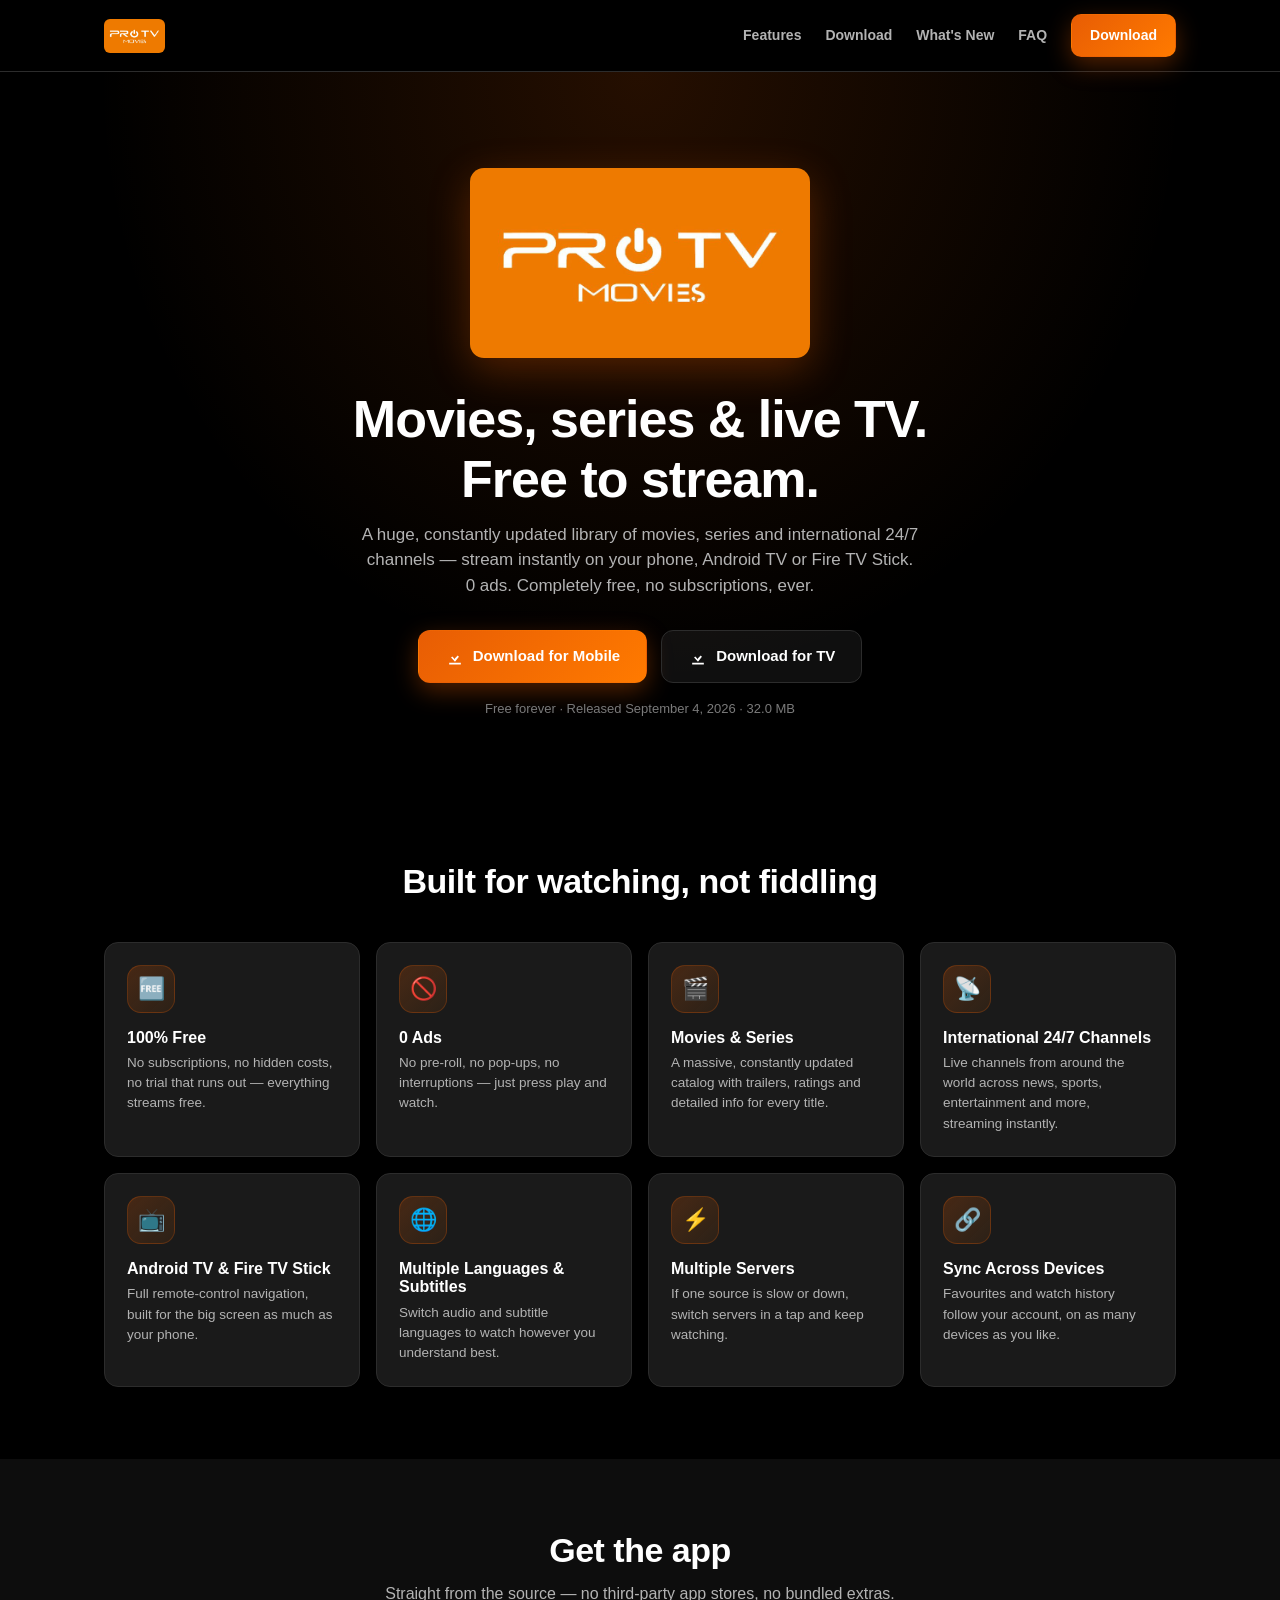
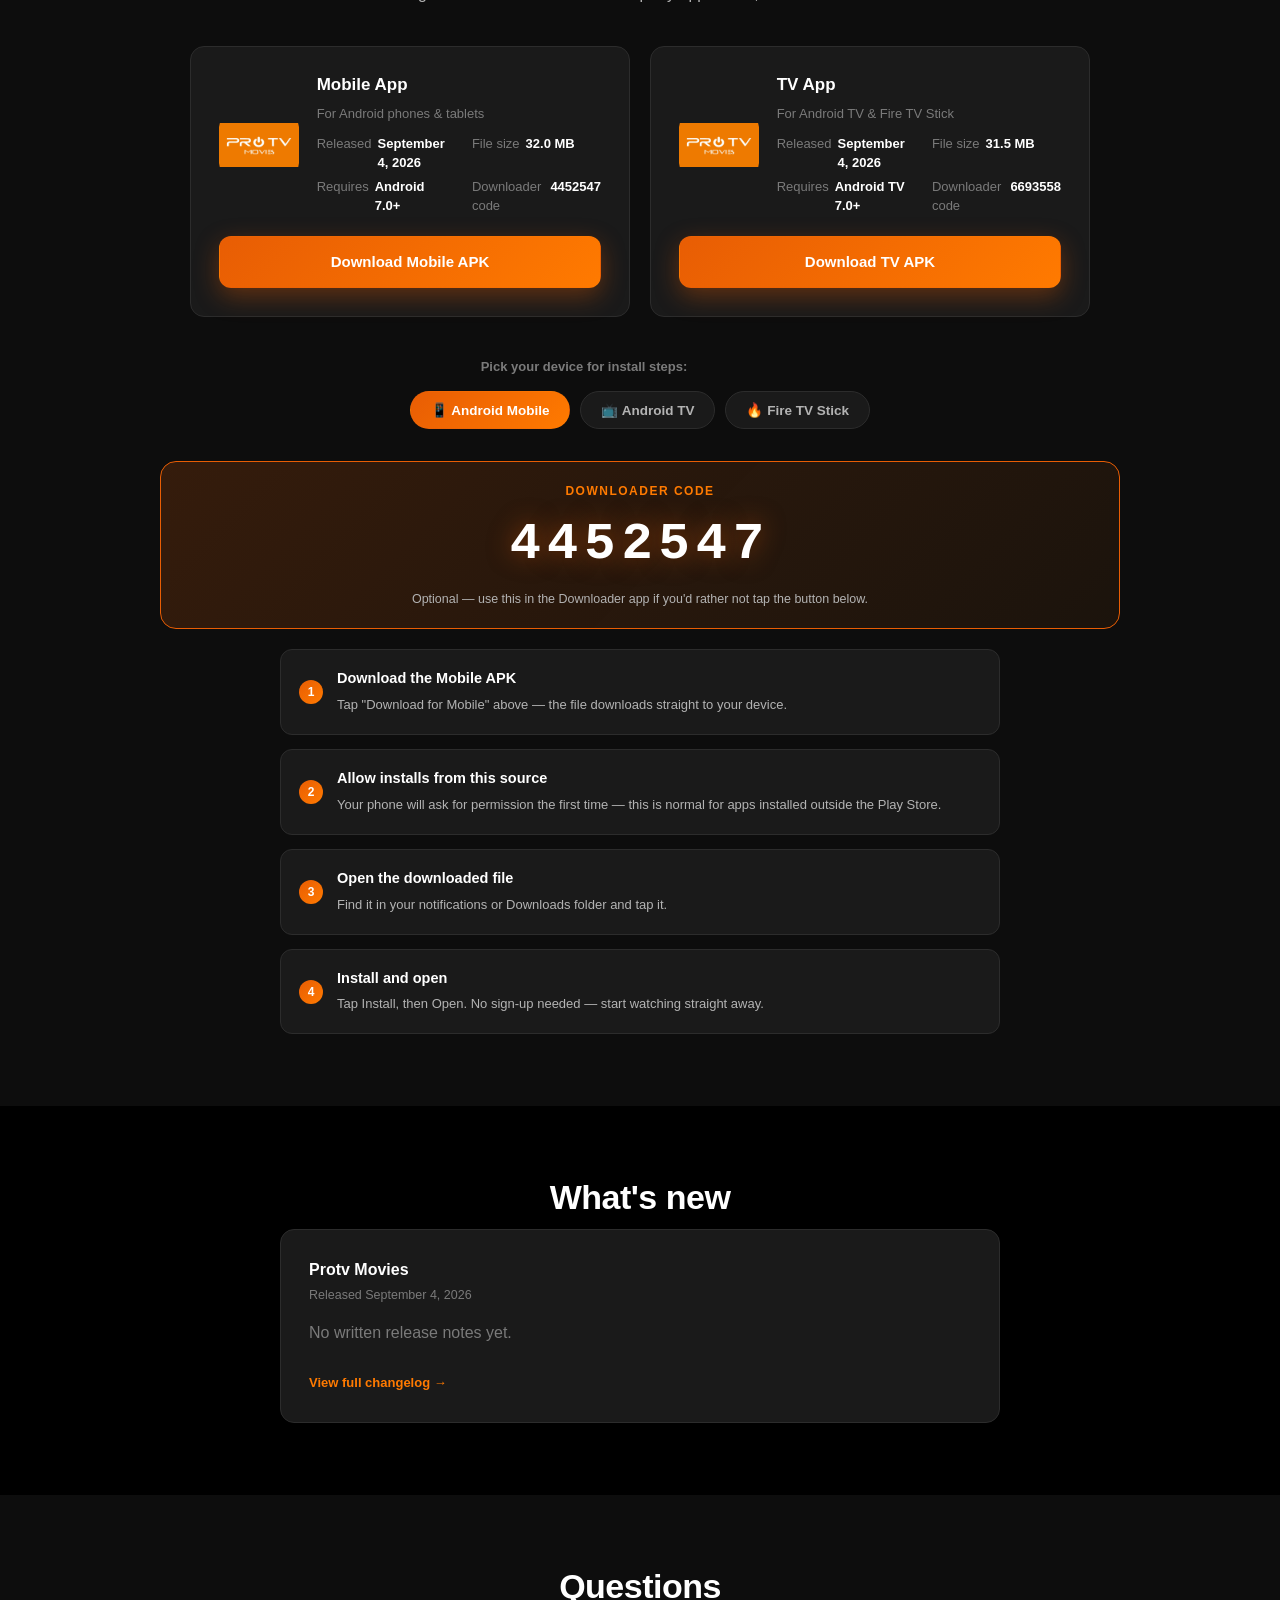
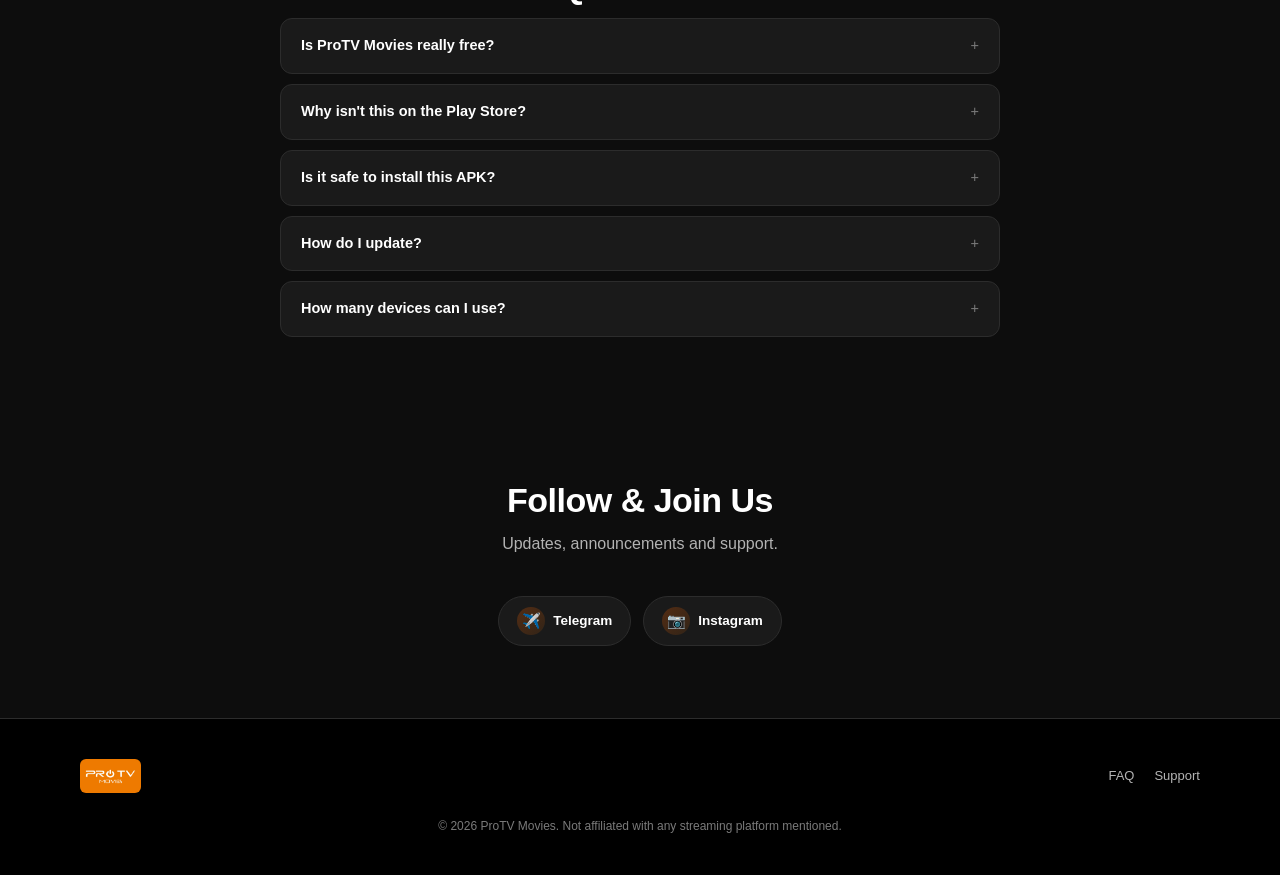
<file: index.html>
<!DOCTYPE html>
<html lang="en">
<head>
  <meta charset="UTF-8" />
  <meta name="viewport" content="width=device-width, initial-scale=1.0" />
  <title>ProTV Movies — Download the App</title>
  <meta name="description" content="Download ProTV Movies for Android, Android TV and Fire TV Stick — stream movies, series and international 24/7 channels, 100% free. Separate Mobile and TV apps, latest APKs and install instructions." />
  <link rel="canonical" href="https://protvmovies.com.au/" />
  <meta property="og:type" content="website" />
  <meta property="og:title" content="ProTV Movies — Download the App" />
  <meta property="og:description" content="Stream movies, series and international 24/7 channels — on Android, Android TV and Fire TV Stick. 0 ads, multi-language subtitles, 100% free — no subscriptions, ever." />
  <meta property="og:url" content="https://protvmovies.com.au/" />
  <meta property="og:image" content="https://protvmovies.com.au/assets/logo.jpg" />
  <meta name="twitter:card" content="summary_large_image" />
  <meta name="twitter:title" content="ProTV Movies — Download the App" />
  <meta name="twitter:description" content="Stream movies, series and international 24/7 channels — on Android, Android TV and Fire TV Stick. 100% free." />
  <meta name="twitter:image" content="https://protvmovies.com.au/assets/logo.jpg" />
  <link rel="icon" href="assets/icon.png" type="image/png" />
  <link rel="stylesheet" href="style.css" />
</head>
<body>

  <header class="nav">
    <div class="nav-inner">
      <a href="#" class="brand">
        <img src="assets/logo.jpg" alt="ProTV Movies" class="brand-logo" />
      </a>
      <nav class="nav-links">
        <a href="#features">Features</a>
        <a href="#download">Download</a>
        <a href="#changelog">What's New</a>
        <a href="#faq">FAQ</a>
      </nav>
      <a href="#download" class="btn btn-primary nav-cta">Download</a>
    </div>
  </header>

  <main>
    <!-- Hero -->
    <section class="hero">
      <div class="hero-inner">
        <img src="assets/logo.jpg" alt="ProTV Movies" class="hero-logo" />
        <h1>Movies, series &amp; live TV.<br />Free to stream.</h1>
        <p class="hero-sub">
          A huge, constantly updated library of movies, series and
          international 24/7 channels — stream instantly on your phone,
          Android TV or Fire TV Stick. 0 ads. Completely free, no
          subscriptions, ever.
        </p>
        <div class="hero-actions">
          <a data-download="mobile" href="https://github.com/protvaustralia/protv-movies-download-website/releases/latest" target="_blank" rel="noopener" class="btn btn-primary btn-lg">
            <svg viewBox="0 0 24 24" width="20" height="20" fill="currentColor" aria-hidden="true"><path d="M12 3v10.59l3.3-3.3 1.4 1.42L12 17.83l-4.7-5.12 1.4-1.42 3.3 3.3V3h2zM5 19h14v2H5z"/></svg>
            <span>Download for Mobile</span>
          </a>
          <a data-download="tv" href="https://github.com/protvaustralia/protv-movies-download-website/releases/latest" target="_blank" rel="noopener" class="btn btn-ghost btn-lg">
            <svg viewBox="0 0 24 24" width="20" height="20" fill="currentColor" aria-hidden="true"><path d="M12 3v10.59l3.3-3.3 1.4 1.42L12 17.83l-4.7-5.12 1.4-1.42 3.3 3.3V3h2zM5 19h14v2H5z"/></svg>
            <span>Download for TV</span>
          </a>
        </div>
        <p class="hero-meta" id="hero-meta">Loading latest release…</p>
      </div>
    </section>

    <!-- Features -->
    <section id="features" class="section">
      <h2>Built for watching, not fiddling</h2>
      <div class="grid grid-4">
        <div class="card">
          <div class="card-icon">🆓</div>
          <h3>100% Free</h3>
          <p>No subscriptions, no hidden costs, no trial that runs out — everything streams free.</p>
        </div>
        <div class="card">
          <div class="card-icon">🚫</div>
          <h3>0 Ads</h3>
          <p>No pre-roll, no pop-ups, no interruptions — just press play and watch.</p>
        </div>
        <div class="card">
          <div class="card-icon">🎬</div>
          <h3>Movies &amp; Series</h3>
          <p>A massive, constantly updated catalog with trailers, ratings and detailed info for every title.</p>
        </div>
        <div class="card">
          <div class="card-icon">📡</div>
          <h3>International 24/7 Channels</h3>
          <p>Live channels from around the world across news, sports, entertainment and more, streaming instantly.</p>
        </div>
        <div class="card">
          <div class="card-icon">📺</div>
          <h3>Android TV &amp; Fire TV Stick</h3>
          <p>Full remote-control navigation, built for the big screen as much as your phone.</p>
        </div>
        <div class="card">
          <div class="card-icon">🌐</div>
          <h3>Multiple Languages &amp; Subtitles</h3>
          <p>Switch audio and subtitle languages to watch however you understand best.</p>
        </div>
        <div class="card">
          <div class="card-icon">⚡</div>
          <h3>Multiple Servers</h3>
          <p>If one source is slow or down, switch servers in a tap and keep watching.</p>
        </div>
        <div class="card">
          <div class="card-icon">🔗</div>
          <h3>Sync Across Devices</h3>
          <p>Favourites and watch history follow your account, on as many devices as you like.</p>
        </div>
      </div>
    </section>

    <!-- Download -->
    <section id="download" class="section section-alt">
      <h2>Get the app</h2>
      <p class="section-sub">Straight from the source — no third-party app stores, no bundled extras.</p>

      <div class="download-cards">
        <div class="download-card">
          <div class="download-card-main">
            <div class="download-card-icon">
              <img src="assets/logo.jpg" alt="ProTV Movies — Mobile" />
            </div>
            <div class="download-card-info">
              <h3>Mobile App</h3>
              <p class="muted" style="margin:0 0 10px;font-size:13px;">For Android phones &amp; tablets</p>
              <dl class="version-facts">
                <div><dt>Released</dt><dd id="fact-mobile-date">—</dd></div>
                <div><dt>File size</dt><dd id="fact-mobile-size">—</dd></div>
                <div><dt>Requires</dt><dd>Android 7.0+</dd></div>
                <div><dt>Downloader code</dt><dd>4452547</dd></div>
              </dl>
            </div>
          </div>
          <a data-download="mobile" href="https://github.com/protvaustralia/protv-movies-download-website/releases/latest" target="_blank" rel="noopener" class="btn btn-primary btn-lg download-btn">
            Download Mobile APK
          </a>
        </div>

        <div class="download-card">
          <div class="download-card-main">
            <div class="download-card-icon">
              <img src="assets/logo.jpg" alt="ProTV Movies — TV" />
            </div>
            <div class="download-card-info">
              <h3>TV App</h3>
              <p class="muted" style="margin:0 0 10px;font-size:13px;">For Android TV &amp; Fire TV Stick</p>
              <dl class="version-facts">
                <div><dt>Released</dt><dd id="fact-tv-date">—</dd></div>
                <div><dt>File size</dt><dd id="fact-tv-size">—</dd></div>
                <div><dt>Requires</dt><dd>Android TV 7.0+</dd></div>
                <div><dt>Downloader code</dt><dd>6693558</dd></div>
              </dl>
            </div>
          </div>
          <a data-download="tv" href="https://github.com/protvaustralia/protv-movies-download-website/releases/latest" target="_blank" rel="noopener" class="btn btn-primary btn-lg download-btn">
            Download TV APK
          </a>
        </div>
      </div>

      <p class="device-picker-label">Pick your device for install steps:</p>
      <div class="device-picker" role="tablist" aria-label="Choose your device">
        <button type="button" class="device-tab active" data-device="mobile" role="tab" aria-selected="true">📱 Android Mobile</button>
        <button type="button" class="device-tab" data-device="androidtv" role="tab" aria-selected="false">📺 Android TV</button>
        <button type="button" class="device-tab" data-device="firetv" role="tab" aria-selected="false">🔥 Fire TV Stick</button>
      </div>

      <div class="device-panel" data-panel="mobile">
        <div class="code-callout">
          <span class="code-callout-label">Downloader Code</span>
          <span class="code-callout-code">4452547</span>
          <span class="code-callout-hint">Optional — use this in the Downloader app if you'd rather not tap the button below.</span>
        </div>
        <ol class="steps">
          <li>
            <strong>Download the Mobile APK</strong>
            <span>Tap "Download for Mobile" above — the file downloads straight to your device.</span>
          </li>
          <li>
            <strong>Allow installs from this source</strong>
            <span>Your phone will ask for permission the first time — this is normal for apps installed outside the Play Store.</span>
          </li>
          <li>
            <strong>Open the downloaded file</strong>
            <span>Find it in your notifications or Downloads folder and tap it.</span>
          </li>
          <li>
            <strong>Install and open</strong>
            <span>Tap Install, then Open. No sign-up needed — start watching straight away.</span>
          </li>
        </ol>
      </div>

      <div class="device-panel" data-panel="androidtv" hidden>
        <div class="code-callout">
          <span class="code-callout-label">Downloader Code</span>
          <span class="code-callout-code">6693558</span>
          <span class="code-callout-hint">Always up to date - no new code needed for future updates.</span>
        </div>
        <div class="firetv-note">
          <strong>First, allow apps from unknown sources:</strong>
          <span>On most Android TV / Google TV devices: Settings → Device Preferences → Security &amp; restrictions → Unknown sources, and turn it on for whichever app you use below. The exact wording varies a little by brand (NVIDIA Shield, Chromecast with Google TV, Sony, Mi Box, etc.).</span>
        </div>
        <ol class="steps steps-compact">
          <li>
            <strong>Install Downloader</strong>
            <span>Open the Play Store on your Android TV, search for "Downloader" (by AFTVnews) and install it — it's free.</span>
          </li>
          <li>
            <strong>Open Downloader and enter our code</strong>
            <span>Select the URL field and type <code>6693558</code>, then select Go. This code always points to the latest version - you won't need a new one for future updates.</span>
          </li>
          <li>
            <strong>The download starts automatically</strong>
            <span>Downloader opens our TV page, which fetches the latest TV APK and starts the download for you. If it doesn't start on its own, just select the "Download APK" button shown on that page.</span>
          </li>
          <li>
            <strong>Install</strong>
            <span>Once the download finishes, select Install, then Open. No sign-up needed — start watching straight away.</span>
          </li>
        </ol>
      </div>

      <div class="device-panel" data-panel="firetv" hidden>
        <div class="code-callout">
          <span class="code-callout-label">Downloader Code</span>
          <span class="code-callout-code">6693558</span>
          <span class="code-callout-hint">Always up to date - no new code needed for future updates.</span>
        </div>
        <div class="firetv-note">
          <strong>First, allow apps from unknown sources:</strong>
          <span>On your Fire TV Stick, go to Settings → My Fire TV → Developer Options, and turn on <em>Apps from Unknown Sources</em> (turn it on for Downloader or Silk Browser specifically, depending on which method you use below).</span>
        </div>

        <div class="grid grid-2">
          <div class="method-card">
            <h3><span class="method-icon">📥</span>Method 1 — Downloader app <span class="badge">Recommended</span></h3>
            <ol class="steps steps-compact">
              <li>
                <strong>Install Downloader</strong>
                <span>From the Fire TV home screen, search the Appstore for "Downloader" (by AFTVnews) and install it — it's free.</span>
              </li>
              <li>
                <strong>Open Downloader and enter our code</strong>
                <span>Launch Downloader, select the URL field and type <code>6693558</code>, then select Go. This code always points to the latest version - you won't need a new one for future updates.</span>
              </li>
              <li>
                <strong>Tap Download APK on the page that loads</strong>
                <span>Downloader opens this site in its built-in browser — select the "Download APK" button to fetch the file.</span>
              </li>
              <li>
                <strong>Install</strong>
                <span>Once the download finishes, select Install, then Open. No sign-up needed — start watching straight away.</span>
              </li>
            </ol>
          </div>

          <div class="method-card">
            <h3><span class="method-icon">🌐</span>Method 2 — Silk Browser</h3>
            <ol class="steps steps-compact">
              <li>
                <strong>Open Silk Browser</strong>
                <span>It comes preinstalled on Fire TV — find it in your apps list, or install it from the Appstore if it's missing.</span>
              </li>
              <li>
                <strong>Go to protvmovies.com.au/tv</strong>
                <span>Type the address into Silk's search/URL bar — this fetches the TV app specifically and starts the download automatically.</span>
              </li>
              <li>
                <strong>Open the downloaded file</strong>
                <span>You'll need a file manager app (e.g. "File Manager" from the Appstore) to locate and open the APK from your Downloads folder.</span>
              </li>
              <li>
                <strong>Install</strong>
                <span>Select Install, then Open. No sign-up needed — start watching straight away.</span>
              </li>
            </ol>
          </div>
        </div>
      </div>
    </section>

    <!-- Changelog -->
    <section id="changelog" class="section">
      <h2>What's new</h2>
      <div id="changelog-body" class="changelog-card">
        <p class="muted">Loading release notes…</p>
      </div>
    </section>

    <!-- FAQ -->
    <section id="faq" class="section section-alt">
      <h2>Questions</h2>
      <div class="faq-list">
        <details>
          <summary>Is ProTV Movies really free?</summary>
          <p>Yes — 100% free. No subscriptions, no hidden fees, no trial that expires. Every movie, series and channel is available to everyone.</p>
        </details>
        <details>
          <summary>Why isn't this on the Play Store?</summary>
          <p>ProTV Movies is distributed directly as an APK download, so we can ship updates the moment they're ready without waiting on store review.</p>
        </details>
        <details>
          <summary>Is it safe to install this APK?</summary>
          <p>Every release is built and published directly by the ProTV team — nothing is repackaged or mirrored through a third party. Android will still show a one-time warning for installs outside the Play Store; that's expected.</p>
        </details>
        <details>
          <summary>How do I update?</summary>
          <p>ProTV Movies checks for new versions automatically when you open the app and will prompt you when one's available. You can also come back to this page any time.</p>
        </details>
        <details>
          <summary>How many devices can I use?</summary>
          <p>As many as you like — there's no premium tier and no device limit.</p>
        </details>
      </div>
    </section>

    <!-- Socials -->
    <section id="socials" class="section section-alt socials-section">
      <h2>Follow &amp; Join Us</h2>
      <p class="section-sub">Updates, announcements and support.</p>
      <div class="social-links">
        <a href="https://t.me/protvmoviesapp" target="_blank" rel="noopener" class="social-link"><span>✈️</span>Telegram</a>
        <a href="https://www.instagram.com/protvapplication?igsi=MTQxMWY0ajY5N2o2MA==" target="_blank" rel="noopener" class="social-link"><span>📷</span>Instagram</a>
      </div>
    </section>
  </main>

  <footer class="footer">
    <div class="footer-inner">
      <div class="footer-brand">
        <img src="assets/logo.jpg" alt="ProTV Movies" class="brand-logo" />
      </div>
      <div class="footer-links">
        <a href="#faq">FAQ</a>
        <a href="https://t.me/protvmoviesapp" target="_blank" rel="noopener">Support</a>
      </div>
      <p class="footer-copy">© <span id="year"></span> ProTV Movies. Not affiliated with any streaming platform mentioned.</p>
    </div>
  </footer>

  <script src="script.js"></script>
</body>
</html>
</file>
<file: style.css>
:root {
  --bg: #000000;
  --bg-alt: #0d0d0d;
  --surface: #1a1a1a;
  --surface-2: #242424;
  --border: #2c2c2c;
  --text: #ffffff;
  --text-dim: #b3b3b3;
  --text-mute: #7a7a7a;
  --brand: #e85d04;
  --brand-accent: #ff7a00;
  --radius: 14px;
}

* { box-sizing: border-box; }

html { scroll-behavior: smooth; }

body {
  margin: 0;
  background: var(--bg);
  color: var(--text);
  font-family: -apple-system, BlinkMacSystemFont, "Segoe UI", Roboto, Helvetica, Arial, sans-serif;
  line-height: 1.5;
}

a { color: inherit; text-decoration: none; }

img { max-width: 100%; display: block; }

h1, h2, h3 { line-height: 1.15; margin: 0 0 12px; font-weight: 800; }

p { margin: 0 0 12px; color: var(--text-dim); }

.muted { color: var(--text-mute); }

/* Nav */
.nav {
  position: sticky;
  top: 0;
  z-index: 50;
  backdrop-filter: blur(10px);
  background: rgba(0, 0, 0, 0.75);
  border-bottom: 1px solid var(--border);
}

.nav-inner {
  max-width: 1120px;
  margin: 0 auto;
  padding: 14px 24px;
  display: flex;
  align-items: center;
  gap: 24px;
}

.brand {
  display: flex;
  align-items: center;
  gap: 10px;
  font-weight: 800;
  font-size: 18px;
  margin-right: auto;
}

.brand-icon {
  width: 32px;
  height: 32px;
  border-radius: 8px;
}

.brand-logo {
  height: 34px;
  width: auto;
  border-radius: 6px;
}

.nav-links {
  display: flex;
  gap: 24px;
}

.nav-links a {
  color: var(--text-dim);
  font-size: 14px;
  font-weight: 600;
  transition: color 0.15s;
}

.nav-links a:hover { color: var(--text); }

.nav-cta { display: inline-flex; }

@media (max-width: 720px) {
  .nav-links { display: none; }
}

/* Buttons */
.btn {
  display: inline-flex;
  align-items: center;
  justify-content: center;
  gap: 8px;
  border-radius: 10px;
  font-weight: 700;
  font-size: 14px;
  padding: 10px 18px;
  cursor: pointer;
  border: 1px solid transparent;
  transition: transform 0.15s, filter 0.15s, background 0.15s;
  white-space: nowrap;
}

.btn:active { transform: scale(0.97); }

.btn-primary {
  background: linear-gradient(135deg, var(--brand), var(--brand-accent));
  color: #fff;
  box-shadow: 0 8px 24px rgba(232, 93, 4, 0.35);
}

.btn-primary:hover { filter: brightness(1.08); }

.btn-ghost {
  background: rgba(255, 255, 255, 0.06);
  color: var(--text);
  border-color: var(--border);
}

.btn-ghost:hover { background: rgba(255, 255, 255, 0.1); }

.btn-lg { padding: 14px 26px; font-size: 15px; border-radius: 12px; }

/* Hero */
.hero {
  padding: 96px 24px 72px;
  text-align: center;
  background: radial-gradient(ellipse at top, rgba(232, 93, 4, 0.16), transparent 60%);
}

.hero-inner { max-width: 720px; margin: 0 auto; }

.hero-icon {
  width: 84px;
  height: 84px;
  border-radius: 20px;
  margin: 0 auto 28px;
  box-shadow: 0 12px 40px rgba(232, 93, 4, 0.3);
}

.hero-logo {
  width: 100%;
  max-width: 340px;
  height: auto;
  margin: 0 auto 32px;
  border-radius: var(--radius);
  box-shadow: 0 12px 40px rgba(232, 93, 4, 0.3);
}

.hero h1 {
  font-size: clamp(32px, 6vw, 52px);
  letter-spacing: -1px;
}

.hero-sub {
  font-size: 17px;
  max-width: 560px;
  margin: 0 auto 32px;
}

.hero-actions {
  display: flex;
  gap: 14px;
  justify-content: center;
  flex-wrap: wrap;
  margin-bottom: 16px;
}

.hero-meta {
  font-size: 13px;
  color: var(--text-mute);
  margin: 0;
}

/* Sections */
.section {
  max-width: 1120px;
  margin: 0 auto;
  padding: 72px 24px;
}

.section-alt { background: var(--bg-alt); max-width: none; }
.section-alt > * { max-width: 1120px; margin-left: auto; margin-right: auto; }

.section h2 {
  font-size: clamp(24px, 4vw, 34px);
  text-align: center;
  letter-spacing: -0.5px;
}

.section-sub {
  text-align: center;
  max-width: 520px;
  margin: 0 auto 40px;
}

/* Grid / cards */
.grid { display: grid; gap: 16px; margin-top: 40px; }
.grid-4 { grid-template-columns: repeat(4, 1fr); }

@media (max-width: 900px) { .grid-4 { grid-template-columns: repeat(2, 1fr); } }
@media (max-width: 520px) { .grid-4 { grid-template-columns: 1fr; } }

.card {
  background: var(--surface);
  border: 1px solid var(--border);
  border-radius: var(--radius);
  padding: 22px;
  transition: border-color 0.15s, transform 0.15s;
}

.card:hover { border-color: rgba(232, 93, 4, 0.4); transform: translateY(-2px); }

.card-icon {
  width: 48px;
  height: 48px;
  display: flex;
  align-items: center;
  justify-content: center;
  font-size: 22px;
  margin-bottom: 16px;
  border-radius: 14px;
  background: linear-gradient(135deg, rgba(232, 93, 4, 0.22), rgba(255, 122, 0, 0.08));
  border: 1px solid rgba(232, 93, 4, 0.25);
}

.card h3 { font-size: 16px; margin-bottom: 6px; }

.card p { font-size: 13.5px; margin: 0; }

.grid-2 { grid-template-columns: repeat(2, 1fr); max-width: 960px; margin-left: auto; margin-right: auto; }

@media (max-width: 760px) { .grid-2 { grid-template-columns: 1fr; } }

/* Device picker */
.device-picker-label {
  text-align: center;
  font-size: 13px;
  font-weight: 700;
  color: var(--text-mute);
  margin: 0 0 14px;
}

.device-picker {
  display: flex;
  justify-content: center;
  flex-wrap: wrap;
  gap: 10px;
  margin-bottom: 32px;
}

.device-tab {
  background: var(--surface);
  border: 1px solid var(--border);
  color: var(--text-dim);
  border-radius: 999px;
  padding: 10px 20px;
  font-size: 13.5px;
  font-weight: 700;
  cursor: pointer;
  transition: background 0.15s, border-color 0.15s, color 0.15s;
}

.device-tab:hover { background: var(--surface-2); color: var(--text); }

.device-tab.active {
  background: linear-gradient(135deg, var(--brand), var(--brand-accent));
  border-color: transparent;
  color: #fff;
}

.device-panel { max-width: 960px; margin: 0 auto; }

/* Downloader code callout */
.code-callout {
  max-width: 960px;
  margin: 0 auto 20px;
  background: linear-gradient(135deg, rgba(232, 93, 4, 0.18), rgba(255, 122, 0, 0.06));
  border: 1px solid var(--brand);
  border-radius: 16px;
  padding: 20px 24px;
  display: flex;
  flex-direction: column;
  align-items: center;
  text-align: center;
  gap: 6px;
}

.code-callout-label {
  font-size: 12px;
  font-weight: 800;
  letter-spacing: 1.5px;
  text-transform: uppercase;
  color: var(--brand-accent);
}

.code-callout-code {
  font-size: clamp(36px, 8vw, 52px);
  font-weight: 900;
  letter-spacing: 6px;
  color: #fff;
  font-family: 'Courier New', monospace;
  text-shadow: 0 0 24px rgba(232, 93, 4, 0.5);
}

.code-callout-hint {
  font-size: 12.5px;
  color: var(--text-dim);
}

/* Fire TV */
.firetv-note {
  max-width: 960px;
  margin: 0 auto 32px;
  background: rgba(232, 93, 4, 0.1);
  border: 1px solid rgba(232, 93, 4, 0.35);
  border-radius: 12px;
  padding: 16px 20px 16px 56px;
  font-size: 13.5px;
  display: flex;
  flex-direction: column;
  gap: 4px;
  position: relative;
}

.firetv-note::before {
  content: '🔓';
  position: absolute;
  left: 16px;
  top: 16px;
  width: 28px;
  height: 28px;
  display: flex;
  align-items: center;
  justify-content: center;
  font-size: 14px;
  border-radius: 50%;
  background: rgba(232, 93, 4, 0.25);
}

.firetv-note strong { font-size: 14px; }
.firetv-note span { color: var(--text-dim); }

.method-card {
  background: var(--surface);
  border: 1px solid var(--border);
  border-radius: var(--radius);
  padding: 24px;
}

.method-icon {
  width: 26px;
  height: 26px;
  display: inline-flex;
  align-items: center;
  justify-content: center;
  font-size: 13px;
  border-radius: 8px;
  background: linear-gradient(135deg, rgba(232, 93, 4, 0.28), rgba(255, 122, 0, 0.1));
}

.method-card h3 {
  font-size: 16px;
  margin-bottom: 18px;
  display: flex;
  align-items: center;
  gap: 10px;
  flex-wrap: wrap;
}

.badge {
  font-size: 10.5px;
  font-weight: 800;
  text-transform: uppercase;
  letter-spacing: 0.4px;
  background: linear-gradient(135deg, var(--brand), var(--brand-accent));
  color: #fff;
  padding: 3px 9px;
  border-radius: 999px;
}

.steps-compact { gap: 10px; }
.steps-compact li { padding: 14px 16px 14px 48px; font-size: 13px; }
.steps-compact li::before { width: 20px; height: 20px; left: 14px; font-size: 11px; }

.steps-compact code {
  background: rgba(255, 255, 255, 0.08);
  padding: 2px 6px;
  border-radius: 5px;
  font-size: 12.5px;
}

/* Socials */
.socials-section { text-align: center; }

.social-links {
  display: flex;
  flex-wrap: wrap;
  justify-content: center;
  gap: 12px;
  max-width: 720px;
  margin: 0 auto;
}

.social-link {
  display: inline-flex;
  align-items: center;
  gap: 8px;
  background: var(--surface);
  border: 1px solid var(--border);
  border-radius: 999px;
  padding: 10px 18px;
  font-size: 13.5px;
  font-weight: 700;
  transition: background 0.15s, border-color 0.15s;
}

.social-link:hover { background: var(--surface-2); border-color: var(--brand); transform: translateY(-2px); }

.social-link span {
  width: 28px;
  height: 28px;
  display: inline-flex;
  align-items: center;
  justify-content: center;
  font-size: 15px;
  border-radius: 50%;
  background: linear-gradient(135deg, rgba(232, 93, 4, 0.28), rgba(255, 122, 0, 0.1));
}

/* Download cards */
.download-cards {
  display: grid;
  grid-template-columns: repeat(2, 1fr);
  gap: 20px;
  max-width: 900px;
  margin: 0 auto 40px;
}

@media (max-width: 760px) { .download-cards { grid-template-columns: 1fr; } }

.download-card {
  background: var(--surface);
  border: 1px solid var(--border);
  border-radius: var(--radius);
  padding: 28px;
  display: flex;
  flex-direction: column;
  align-items: stretch;
  gap: 20px;
}

.download-card-main {
  display: flex;
  align-items: center;
  gap: 18px;
}

.download-card-icon img {
  height: 56px;
  width: auto;
  border-radius: 10px;
  object-fit: contain;
}

.download-card-info h3 { font-size: 17px; margin-bottom: 10px; }

.version-facts {
  display: grid;
  grid-template-columns: repeat(2, auto);
  gap: 4px 24px;
  margin: 0;
}

.version-facts div { display: flex; gap: 6px; font-size: 13px; }
.version-facts dt { color: var(--text-mute); margin: 0; }
.version-facts dd { margin: 0; font-weight: 700; }

.download-btn { flex-shrink: 0; }

/* Steps */
.steps {
  max-width: 720px;
  margin: 0 auto;
  padding: 0;
  list-style: none;
  counter-reset: step;
  display: grid;
  gap: 14px;
}

.steps li {
  counter-increment: step;
  position: relative;
  padding: 18px 20px 18px 56px;
  background: var(--surface);
  border: 1px solid var(--border);
  border-radius: 12px;
}

.steps li::before {
  content: counter(step);
  position: absolute;
  left: 18px;
  top: 50%;
  transform: translateY(-50%);
  width: 24px;
  height: 24px;
  border-radius: 50%;
  background: linear-gradient(135deg, var(--brand), var(--brand-accent));
  color: #fff;
  font-size: 12px;
  font-weight: 800;
  display: flex;
  align-items: center;
  justify-content: center;
}

.steps strong { display: block; font-size: 14.5px; margin-bottom: 2px; }
.steps span { font-size: 13px; color: var(--text-dim); }

/* Changelog */
.changelog-card {
  max-width: 720px;
  margin: 0 auto;
  background: var(--surface);
  border: 1px solid var(--border);
  border-radius: var(--radius);
  padding: 28px;
}

.changelog-card h4 {
  margin: 0 0 4px;
  font-size: 16px;
}

.changelog-card .changelog-date {
  font-size: 12.5px;
  color: var(--text-mute);
  margin-bottom: 16px;
}

.changelog-card pre {
  white-space: pre-wrap;
  font-family: inherit;
  font-size: 14px;
  color: var(--text-dim);
  margin: 0;
}

.changelog-card a.gh-link {
  display: inline-block;
  margin-top: 16px;
  font-size: 13px;
  font-weight: 700;
  color: var(--brand-accent);
}

/* FAQ */
.faq-list {
  max-width: 720px;
  margin: 0 auto;
  display: grid;
  gap: 10px;
}

details {
  background: var(--surface);
  border: 1px solid var(--border);
  border-radius: 12px;
  padding: 16px 20px;
}

details summary {
  cursor: pointer;
  font-weight: 700;
  font-size: 14.5px;
  list-style: none;
}

details summary::-webkit-details-marker { display: none; }

details summary::after {
  content: '+';
  float: right;
  color: var(--text-mute);
  font-weight: 400;
}

details[open] summary::after { content: '−'; }

details p { margin: 12px 0 0; font-size: 13.5px; }

/* Footer */
.footer {
  border-top: 1px solid var(--border);
  padding: 40px 24px;
}

.footer-inner {
  max-width: 1120px;
  margin: 0 auto;
  display: flex;
  align-items: center;
  justify-content: space-between;
  flex-wrap: wrap;
  gap: 16px;
}

.footer-brand {
  display: flex;
  align-items: center;
  gap: 10px;
  font-weight: 800;
}

.footer-links {
  display: flex;
  gap: 20px;
}

.footer-links a {
  font-size: 13px;
  color: var(--text-dim);
}

.footer-links a:hover { color: var(--text); }

.footer-copy {
  width: 100%;
  text-align: center;
  font-size: 12px;
  color: var(--text-mute);
  margin: 8px 0 0;
}
</file>
